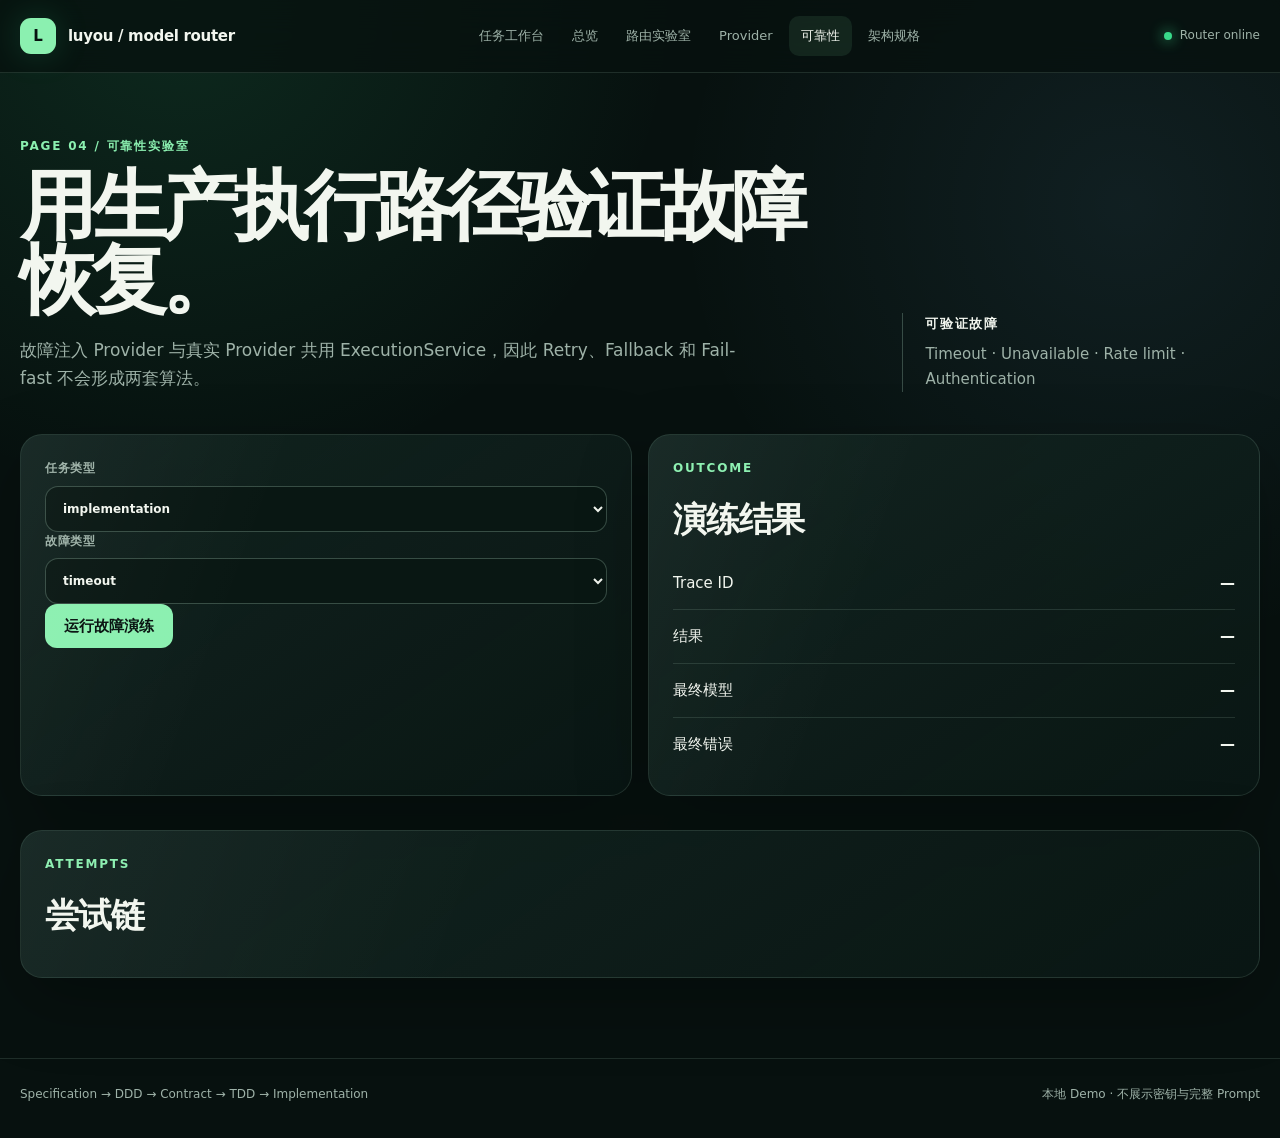
<file: dashboard/reliability.html>
<!doctype html><html lang="zh-CN"><head><meta charset="utf-8"><meta name="viewport" content="width=device-width,initial-scale=1"><title>可靠性实验室 · luyou</title><link rel="stylesheet" href="assets/styles.css"></head><body data-page="reliability"><header data-header></header><main class="shell"><section class="hero"><div><p class="eyebrow">Page 04 / 可靠性实验室</p><h1>用生产执行路径验证故障恢复。</h1><p class="lede">故障注入 Provider 与真实 Provider 共用 ExecutionService，因此 Retry、Fallback 和 Fail-fast 不会形成两套算法。</p></div><aside class="hero-note"><strong>可验证故障</strong>Timeout · Unavailable · Rate limit · Authentication</aside></section><section class="section grid grid-2"><article class="card"><label class="field"><span>任务类型</span><select id="failure-task"><option value="implementation">implementation</option><option value="architecture">architecture</option><option value="boilerplate">boilerplate</option></select></label><label class="field"><span>故障类型</span><select id="failure-mode"><option value="timeout">timeout</option><option value="provider_unavailable">provider unavailable</option><option value="rate_limit">rate limit</option><option value="authentication">authentication</option></select></label><button class="button" id="reliability-run">运行故障演练</button></article><article class="card"><p class="eyebrow">Outcome</p><h2>演练结果</h2><div class="row"><span>Trace ID</span><strong id="reliability-trace">—</strong></div><div class="row"><span>结果</span><strong id="reliability-outcome">—</strong></div><div class="row"><span>最终模型</span><strong id="reliability-model">—</strong></div><div class="row"><span>最终错误</span><strong id="reliability-error">—</strong></div></article></section><section class="section"><article class="card"><p class="eyebrow">Attempts</p><h2>尝试链</h2><div id="reliability-timeline" class="timeline"></div></article></section></main><footer data-footer></footer><div class="toast"></div><script src="assets/app.js"></script></body></html>
</file>
<file: dashboard/assets/styles.css>
:root {
  color-scheme: dark;
  --bg: #07110f;
  --surface: rgba(15, 30, 27, 0.86);
  --surface-strong: #132521;
  --surface-soft: #0d1c19;
  --line: rgba(174, 214, 193, 0.15);
  --line-strong: rgba(174, 214, 193, 0.28);
  --text: #f2f6ef;
  --muted: #9eb2a8;
  --green: #8bf0b0;
  --green-strong: #39d98a;
  --amber: #ffc86b;
  --red: #ff7b7b;
  --blue: #7fc8ff;
  --shadow: 0 24px 70px rgba(0, 0, 0, 0.28);
  --radius: 22px;
}

* { box-sizing: border-box; }

html { scroll-behavior: smooth; }

body {
  margin: 0;
  min-height: 100vh;
  color: var(--text);
  background:
    radial-gradient(circle at 14% 0%, rgba(57, 217, 138, 0.12), transparent 31rem),
    radial-gradient(circle at 88% 18%, rgba(127, 200, 255, 0.08), transparent 28rem),
    var(--bg);
  font: 15px/1.65 Inter, ui-sans-serif, system-ui, -apple-system, BlinkMacSystemFont, "Segoe UI", sans-serif;
}

body::before {
  position: fixed;
  inset: 0;
  z-index: -1;
  content: "";
  opacity: 0.25;
  background-image: linear-gradient(rgba(255,255,255,.025) 1px, transparent 1px), linear-gradient(90deg, rgba(255,255,255,.025) 1px, transparent 1px);
  background-size: 44px 44px;
  mask-image: linear-gradient(to bottom, black, transparent 78%);
}

a { color: inherit; text-decoration: none; }
button, input, textarea, select { font: inherit; }
button { cursor: pointer; }

.shell { width: min(1240px, calc(100% - 36px)); margin: 0 auto; }

.topbar {
  position: sticky;
  top: 0;
  z-index: 20;
  border-bottom: 1px solid var(--line);
  background: rgba(7, 17, 15, 0.78);
  backdrop-filter: blur(18px);
}

.nav { min-height: 72px; display: flex; align-items: center; justify-content: space-between; gap: 24px; }
.brand { display: flex; align-items: center; gap: 12px; font-weight: 800; letter-spacing: -0.02em; }
.brand-mark { display: grid; width: 36px; height: 36px; place-items: center; border: 1px solid rgba(139,240,176,.35); border-radius: 11px; color: #07110f; background: var(--green); box-shadow: 0 0 34px rgba(57,217,138,.2); }
.nav-links { display: flex; align-items: center; gap: 4px; }
.nav-links a { padding: 9px 12px; border-radius: 10px; color: var(--muted); font-size: 13px; transition: .18s ease; }
.nav-links a:hover, .nav-links a.active { color: var(--text); background: rgba(139,240,176,.09); }
.nav-state { display: flex; align-items: center; gap: 8px; color: var(--muted); font-size: 12px; }
.nav-state::before { width: 8px; height: 8px; content: ""; border-radius: 50%; background: var(--green-strong); box-shadow: 0 0 14px var(--green-strong); }

main { padding: 64px 0 80px; }
.hero { display: grid; grid-template-columns: minmax(0, 1.4fr) minmax(280px, .6fr); align-items: end; gap: 48px; margin-bottom: 42px; }
.eyebrow { margin: 0 0 12px; color: var(--green); font-size: 12px; font-weight: 800; letter-spacing: .15em; text-transform: uppercase; }
h1, h2, h3, p { margin-top: 0; }
h1 { max-width: 800px; margin-bottom: 18px; font-size: clamp(42px, 6vw, 76px); line-height: .98; letter-spacing: -.065em; }
h2 { margin-bottom: 10px; font-size: clamp(24px, 3vw, 34px); letter-spacing: -.035em; }
h3 { margin-bottom: 8px; font-size: 17px; letter-spacing: -.015em; }
.lede { max-width: 720px; margin-bottom: 0; color: var(--muted); font-size: 17px; }
.hero-note { padding-left: 22px; border-left: 1px solid var(--line-strong); color: var(--muted); }
.hero-note strong { display: block; margin-bottom: 8px; color: var(--text); font-size: 13px; text-transform: uppercase; letter-spacing: .12em; }

.section { margin-top: 34px; }
.section-head { display: flex; align-items: end; justify-content: space-between; gap: 24px; margin-bottom: 16px; }
.section-head p { max-width: 580px; margin-bottom: 0; color: var(--muted); }
.grid { display: grid; gap: 16px; }
.grid-2 { grid-template-columns: repeat(2, minmax(0, 1fr)); }
.grid-3 { grid-template-columns: repeat(3, minmax(0, 1fr)); }
.grid-4 { grid-template-columns: repeat(4, minmax(0, 1fr)); }

.card {
  position: relative;
  overflow: hidden;
  padding: 24px;
  border: 1px solid var(--line);
  border-radius: var(--radius);
  background: linear-gradient(145deg, rgba(19,37,33,.92), rgba(10,24,21,.78));
  box-shadow: var(--shadow);
}
.card::after { position: absolute; inset: 0; pointer-events: none; content: ""; background: linear-gradient(110deg, rgba(255,255,255,.035), transparent 38%); }
.card p:last-child { margin-bottom: 0; }
.card-muted { color: var(--muted); }
.accent-card { border-color: rgba(139,240,176,.28); }
.metric { min-height: 150px; }
.metric-value { display: block; margin: 14px 0 3px; font-size: 36px; font-weight: 800; letter-spacing: -.05em; }
.metric-label { color: var(--muted); font-size: 12px; text-transform: uppercase; letter-spacing: .1em; }

.pill, .badge { display: inline-flex; align-items: center; gap: 7px; border: 1px solid var(--line); border-radius: 999px; color: var(--muted); background: rgba(255,255,255,.025); }
.pill { padding: 6px 10px; font-size: 12px; }
.badge { padding: 4px 8px; font-size: 11px; font-weight: 700; text-transform: uppercase; letter-spacing: .06em; }
.badge.green { color: var(--green); border-color: rgba(139,240,176,.25); }
.badge.amber { color: var(--amber); border-color: rgba(255,200,107,.25); }
.badge.red { color: var(--red); border-color: rgba(255,123,123,.25); }
.badge.blue { color: var(--blue); border-color: rgba(127,200,255,.25); }
.dot { width: 7px; height: 7px; border-radius: 50%; background: currentColor; }

.flow { display: grid; grid-template-columns: repeat(6, 1fr); gap: 10px; }
.flow-step { position: relative; padding: 18px 14px; border: 1px solid var(--line); border-radius: 16px; color: var(--muted); background: rgba(255,255,255,.018); font-size: 12px; text-align: center; }
.flow-step strong { display: block; margin-bottom: 5px; color: var(--text); font-size: 13px; }
.flow-step:not(:last-child)::after { position: absolute; top: 50%; right: -8px; z-index: 2; width: 14px; color: var(--green); content: "→"; transform: translateY(-50%); }

.page-link { min-height: 220px; display: flex; flex-direction: column; justify-content: space-between; transition: transform .2s ease, border-color .2s ease; }
.page-link:hover { transform: translateY(-4px); border-color: rgba(139,240,176,.32); }
.page-index { color: var(--green); font: 700 12px/1 ui-monospace, SFMono-Regular, Consolas, monospace; }
.arrow { color: var(--green); font-size: 24px; }

.form-grid { display: grid; grid-template-columns: repeat(2, minmax(0, 1fr)); gap: 16px; }
.field { display: grid; gap: 7px; }
.field.wide { grid-column: 1 / -1; }
label { color: var(--muted); font-size: 12px; font-weight: 700; letter-spacing: .05em; text-transform: uppercase; }
input, textarea, select { width: 100%; border: 1px solid var(--line-strong); border-radius: 13px; outline: none; color: var(--text); background: #091713; transition: border-color .18s ease, box-shadow .18s ease; }
input, select { height: 46px; padding: 0 13px; }
textarea { min-height: 130px; padding: 13px; resize: vertical; }
input:focus, textarea:focus, select:focus { border-color: rgba(139,240,176,.62); box-shadow: 0 0 0 3px rgba(57,217,138,.09); }
.actions { display: flex; flex-wrap: wrap; align-items: center; gap: 10px; margin-top: 18px; }
.button { min-height: 44px; padding: 0 18px; border: 1px solid transparent; border-radius: 12px; color: #07110f; background: var(--green); font-weight: 800; }
.button:hover { background: #a4f6c1; }
.button:disabled { cursor: wait; opacity: .55; }
.button.secondary { color: var(--text); border-color: var(--line-strong); background: transparent; }
.button.secondary:hover { border-color: rgba(139,240,176,.45); }

.stack { display: grid; gap: 11px; }
.row { display: flex; align-items: center; justify-content: space-between; gap: 16px; padding: 14px 0; border-bottom: 1px solid var(--line); }
.row:last-child { border-bottom: 0; }
.row p { margin-bottom: 0; color: var(--muted); }
.code { padding: 14px 16px; overflow-x: auto; border: 1px solid var(--line); border-radius: 13px; color: #c7f9d8; background: #06100d; font: 12px/1.7 ui-monospace, SFMono-Regular, Consolas, monospace; white-space: pre-wrap; }
.empty { padding: 28px; border: 1px dashed var(--line-strong); border-radius: 16px; color: var(--muted); text-align: center; }

.timeline { position: relative; display: grid; gap: 0; }
.timeline-item { position: relative; display: grid; grid-template-columns: 28px 1fr; gap: 12px; padding-bottom: 22px; }
.timeline-item:not(:last-child)::before { position: absolute; top: 17px; bottom: 0; left: 6px; width: 1px; content: ""; background: var(--line-strong); }
.timeline-dot { z-index: 1; width: 13px; height: 13px; margin-top: 5px; border: 3px solid #132521; border-radius: 50%; background: var(--green); box-shadow: 0 0 0 1px rgba(139,240,176,.35); }
.timeline-item.failed .timeline-dot { background: var(--red); }
.timeline-item.running .timeline-dot { background: var(--amber); }
.timeline-content strong { display: block; }
.timeline-content span { color: var(--muted); font-size: 13px; }

.provider-head { display: flex; align-items: center; justify-content: space-between; gap: 16px; margin-bottom: 18px; }
.model-table { width: 100%; border-collapse: collapse; }
.model-table th, .model-table td { padding: 12px 10px; border-bottom: 1px solid var(--line); text-align: left; }
.model-table th { color: var(--muted); font-size: 11px; text-transform: uppercase; letter-spacing: .08em; }
.model-table td { font-size: 13px; }
.model-table tr:last-child td { border-bottom: 0; }
.cost { font-family: ui-monospace, SFMono-Regular, Consolas, monospace; color: var(--muted); }

.check-list { display: grid; gap: 10px; padding: 0; margin: 16px 0 0; list-style: none; }
.check-list li { display: grid; grid-template-columns: 22px 1fr; gap: 9px; color: var(--muted); }
.check-list li::before { display: grid; width: 20px; height: 20px; place-items: center; content: "✓"; border-radius: 6px; color: #07110f; background: var(--green); font-size: 11px; font-weight: 900; }

.domain-card { min-height: 210px; }
.domain-card .domain-name { margin-bottom: 30px; color: var(--green); font: 800 12px/1 ui-monospace, SFMono-Regular, Consolas, monospace; letter-spacing: .12em; text-transform: uppercase; }
.domain-card dl { margin: 0; }
.domain-card dt { margin-top: 12px; color: var(--text); font-size: 12px; font-weight: 800; }
.domain-card dd { margin: 2px 0 0; color: var(--muted); }

.footer { padding: 26px 0 34px; border-top: 1px solid var(--line); color: var(--muted); font-size: 12px; }
.footer-row { display: flex; justify-content: space-between; gap: 20px; }
.toast { position: fixed; right: 22px; bottom: 22px; z-index: 40; max-width: 360px; padding: 14px 16px; border: 1px solid var(--line-strong); border-radius: 13px; color: var(--text); background: #142520; box-shadow: var(--shadow); transform: translateY(20px); opacity: 0; pointer-events: none; transition: .2s ease; }
.toast.show { transform: translateY(0); opacity: 1; }

@media (max-width: 980px) {
  .nav-state { display: none; }
  .hero { grid-template-columns: 1fr; gap: 22px; }
  .grid-4 { grid-template-columns: repeat(2, minmax(0, 1fr)); }
  .grid-3 { grid-template-columns: repeat(2, minmax(0, 1fr)); }
  .flow { grid-template-columns: repeat(3, 1fr); }
}

@media (max-width: 720px) {
  .shell { width: min(100% - 24px, 1240px); }
  .nav { min-height: 64px; }
  .nav-links { position: fixed; right: 12px; bottom: 12px; left: 12px; z-index: 30; justify-content: space-around; padding: 7px; border: 1px solid var(--line-strong); border-radius: 16px; background: rgba(8,20,17,.94); box-shadow: var(--shadow); backdrop-filter: blur(16px); }
  .nav-links a { padding: 9px 7px; font-size: 10px; }
  main { padding-top: 42px; padding-bottom: 110px; }
  h1 { font-size: 44px; }
  .grid-2, .grid-3, .grid-4, .form-grid { grid-template-columns: 1fr; }
  .field.wide { grid-column: auto; }
  .flow { grid-template-columns: 1fr; }
  .flow-step:not(:last-child)::after { top: auto; right: 50%; bottom: -15px; transform: rotate(90deg) translateY(-50%); }
  .section-head, .footer-row { align-items: flex-start; flex-direction: column; }
  .model-table { display: block; overflow-x: auto; }
}

body[data-page="tasks"] { color-scheme: light; color: #2f241f; background: #f5f5f5; }
body[data-page="tasks"]::before { display: none; }
body[data-page="tasks"] .topbar { color: #fff; border-color: rgba(255,255,255,.12); background: #241a17; }
body[data-page="tasks"] .brand-mark { color: #fff; border: 0; background: #ff6a00; box-shadow: none; }
body[data-page="tasks"] .nav-links a:hover,
body[data-page="tasks"] .nav-links a.active { color: #fff; background: #ff6a00; }
body[data-page="tasks"] .nav-state { color: #d9cbc5; }
.task-page { width: min(1500px, calc(100% - 28px)); margin: 0 auto; padding: 18px 0 52px; }
.task-market-header { display: grid; grid-template-columns: minmax(260px,.7fr) minmax(360px,1.5fr) auto; align-items: center; gap: 22px; padding: 18px 22px; border: 1px solid #eadfd9; border-radius: 14px 14px 0 0; background: #fff; }
.task-market-brand { display: flex; align-items: center; gap: 12px; }
.task-market-brand strong, .task-market-brand small { display: block; }
.task-market-brand strong { font-size: 18px; }
.task-market-brand small { color: #8b7770; font-size: 11px; }
.task-market-logo { display: grid; width: 44px; height: 44px; place-items: center; border-radius: 12px; color: #fff; background: linear-gradient(135deg,#ff8a00,#ff4d00); font-weight: 900; }
.task-global-search { display: flex; height: 44px; overflow: hidden; border: 2px solid #ff6a00; border-radius: 9px; background: #fff; }
.task-global-search input { min-width: 0; flex: 1; padding: 0 14px; border: 0; outline: 0; color: #382821; background: #fff; }
.task-global-search input::placeholder { color: #9a857c; }
.task-global-search button, .task-primary-button { border: 0; color: #fff; background: linear-gradient(90deg,#ff8a00,#ff4d00); font-weight: 800; }
.task-global-search button { width: 110px; }
.task-primary-button { min-height: 42px; padding: 0 18px; border-radius: 9px; }
.task-workbench { display: grid; grid-template-columns: 210px minmax(520px,1fr) 310px; gap: 12px; align-items: start; }
.task-category-rail, .task-market-main, .task-context-card { border: 1px solid #eadfd9; background: #fff; }
.task-category-rail { position: sticky; top: 90px; min-height: 620px; border-top: 0; border-radius: 0 0 12px 12px; }
.task-panel-title { display: flex; align-items: center; justify-content: space-between; gap: 12px; padding: 15px 16px; border-bottom: 1px solid #f0e7e2; font-weight: 800; }
.task-panel-title small { color: #a38f86; font-weight: 500; }
.task-category-list { display: grid; padding: 8px; }
.task-category-list button { display: flex; justify-content: space-between; padding: 11px 12px; border: 0; border-radius: 8px; color: #5a4942; background: transparent; text-align: left; }
.task-category-list button:hover, .task-category-list button.active { color: #ff5a00; background: #fff3eb; }
.task-category-list b { color: #a9958c; font-size: 11px; }
.task-rail-block { display: grid; gap: 4px; padding: 14px 16px; border-top: 1px solid #f0e7e2; }
.task-rail-label { margin-bottom: 5px; color: #a38f86; font-size: 11px; font-weight: 800; text-transform: uppercase; }
.task-rail-block a { padding: 7px 0; color: #69554d; font-size: 13px; }
.task-rail-block a:hover { color: #ff5a00; }
.task-market-main { min-height: 720px; margin-top: 12px; border-radius: 12px; }
.task-toolbar { display: flex; align-items: center; justify-content: space-between; gap: 18px; padding: 16px 18px; border-bottom: 1px solid #f0e7e2; }
.task-toolbar strong, .task-toolbar span { display: block; }
.task-toolbar span { color: #9a857c; font-size: 11px; }
.task-filter-row { display: flex; gap: 8px; }
.task-filter-row select, .task-filter-row button { height: 36px; padding: 0 11px; border: 1px solid #dfd2cc; border-radius: 7px; color: #5a4942; background: #fff; }
.task-filter-row button { min-width: 58px; white-space: nowrap; }
.task-list { display: grid; gap: 10px; padding: 12px; }
.task-item { display: grid; grid-template-columns: minmax(0,1fr) auto; gap: 18px; padding: 17px 18px; border: 1px solid #eee3de; border-radius: 10px; background: #fff; transition: .16s ease; }
.task-item:hover, .task-item.selected { border-color: #ffb385; box-shadow: 0 7px 22px rgba(122,62,28,.08); transform: translateY(-1px); }
.task-item h3 { margin: 9px 0 5px; color: #382821; font-size: 17px; }
.task-item p { display: -webkit-box; margin-bottom: 9px; overflow: hidden; color: #806c63; font-size: 13px; -webkit-box-orient: vertical; -webkit-line-clamp: 2; }
.task-card-badges, .task-card-tags, .task-inline-actions { display: flex; flex-wrap: wrap; gap: 6px; }
.task-chip { display: inline-flex; padding: 3px 8px; border: 1px solid #eadfd9; border-radius: 999px; color: #755f55; background: #faf7f5; font-size: 10px; }
.task-chip.status-ready, .task-chip.status-running { color: #d84d00; border-color: #ffd0b5; background: #fff3eb; }
.task-chip.status-completed { color: #16834b; border-color: #bde8ce; background: #effaf3; }
.task-chip.status-failed, .task-chip.priority-urgent { color: #c93636; border-color: #f0bcbc; background: #fff0f0; }
.task-chip.priority-high { color: #9a5b00; border-color: #efcf98; background: #fff8e8; }
.task-chip.task-completion-group { color: #9a5b00; border-color: #efcf98; background: #fff8e8; }
.task-chip.task-completion-group.completion-completed { color: #16834b; border-color: #bde8ce; background: #effaf3; }
.task-chip.task-completion-group.completion-terminated { color: #76675f; border-color: #d7ccc6; background: #f4f1ef; }
.task-card-tags span { color: #9a857c; font-size: 11px; }
.task-item-side { display: grid; min-width: 145px; align-content: space-between; justify-items: end; gap: 16px; color: #aa978e; }
.task-item-side time { font-size: 11px; }
.task-inline-actions button, .task-detail-actions button { padding: 6px 9px; border: 1px solid #dfd2cc; border-radius: 6px; color: #665149; background: #fff; font-size: 11px; }
.task-inline-actions button:hover, .task-detail-actions button:hover { color: #ff5a00; border-color: #ff9b62; }
.task-inline-actions button.danger, .task-detail-actions button.danger { color: #c93e3e; }
.task-inline-actions button:disabled, .task-detail-actions button:disabled { cursor: not-allowed; opacity: .38; }
.task-list-empty { display: grid; min-height: 300px; place-content: center; text-align: center; }
.task-list-empty p { color: #9a857c; }
.task-context-panel { position: sticky; top: 90px; display: grid; gap: 12px; margin-top: 12px; }
.task-context-card { overflow: hidden; border-radius: 12px; }
.task-stat-grid { display: grid; grid-template-columns: 1fr 1fr; }
.task-stat-grid div { padding: 14px 16px; border-right: 1px solid #f0e7e2; border-bottom: 1px solid #f0e7e2; }
.task-stat-grid div:nth-child(even) { border-right: 0; }
.task-stat-grid strong, .task-stat-grid span { display: block; }
.task-stat-grid strong { color: #ff5a00; font-size: 24px; }
.task-stat-grid span { color: #9a857c; font-size: 10px; }
.task-pipeline { display: grid; gap: 0; padding: 12px 16px 17px; margin: 0; list-style: none; }
.task-pipeline li { position: relative; display: grid; grid-template-columns: 28px 1fr; gap: 9px; min-height: 49px; }
.task-pipeline li:not(:last-child)::after { position: absolute; top: 25px; bottom: 0; left: 12px; width: 1px; content: ''; background: #e6d9d3; }
.task-pipeline b { z-index: 1; display: grid; width: 25px; height: 25px; place-items: center; border: 1px solid #dfd2cc; border-radius: 50%; color: #9a857c; background: #fff; font-size: 10px; }
.task-pipeline li.done b { color: #fff; border-color: #ff6a00; background: #ff6a00; }
.task-pipeline span, .task-pipeline small { display: block; }
.task-pipeline span { font-weight: 700; }
.task-pipeline small { color: #9a857c; font-weight: 400; }
.task-detail-card { min-height: 210px; }
.task-detail-empty { padding: 28px 18px; color: #a38f86; text-align: center; }
.task-detail-content { padding: 16px; }
.task-detail-content p { color: #806c63; font-size: 12px; }
.task-detail-list { display: grid; grid-template-columns: 62px 1fr; gap: 7px 8px; margin-bottom: 0; font-size: 11px; }
.task-detail-list dt { color: #a38f86; }
.task-detail-list dd { margin: 0; overflow-wrap: anywhere; color: #5a4942; }
.task-detail-actions { display: flex; justify-content: flex-end; gap: 8px; padding: 12px 16px; border-top: 1px solid #f0e7e2; }
.task-dialog { width: min(980px, calc(100% - 28px)); max-height: 90vh; padding: 0; overflow: auto; border: 0; border-radius: 15px; color: #382821; background: #fff; box-shadow: 0 28px 90px rgba(49,25,13,.28); }
.task-dialog::backdrop { background: rgba(39,24,18,.58); backdrop-filter: blur(3px); }
.task-dialog header, .task-dialog footer { display: flex; align-items: center; justify-content: space-between; gap: 18px; padding: 18px 22px; border-bottom: 1px solid #eee3de; }
.task-dialog header h2 { margin: 2px 0 0; font-size: 24px; }
.task-dialog header small { color: #ff5a00; font-weight: 800; text-transform: uppercase; }
.task-dialog header button { border: 0; color: #917d74; background: transparent; font-size: 28px; }
.task-form-grid { display: grid; grid-template-columns: repeat(2,minmax(0,1fr)); gap: 14px; padding: 20px 22px; }
.task-form-grid label { display: grid; gap: 6px; color: #6f5a51; font-size: 12px; font-weight: 700; }
.task-form-grid label.wide { grid-column: 1 / -1; }
.task-form-grid input, .task-form-grid textarea, .task-form-grid select { width: 100%; padding: 10px 11px; border: 1px solid #dfd2cc; border-radius: 8px; color: #382821; background: #fff; outline: none; }
.task-form-grid input:focus, .task-form-grid textarea:focus, .task-form-grid select:focus { border-color: #ff7a2b; box-shadow: 0 0 0 3px rgba(255,106,0,.1); }
.task-dialog footer { border-top: 1px solid #eee3de; border-bottom: 0; }
.task-dialog footer > div { display: flex; gap: 8px; }
.task-dialog footer button { min-height: 38px; padding: 0 16px; border: 1px solid #dfd2cc; border-radius: 8px; background: #fff; }
.task-dialog footer button.task-primary-button { color: #fff; border-color: transparent; background: linear-gradient(90deg,#ff8a00,#ff4d00); }
.task-dialog footer button.task-primary-button:disabled { color: #9a857c; border-color: #dfd2cc; background: #f3efed; }
#task-form-error { color: #c93636; font-size: 12px; }
.task-planning-fields[hidden], .task-form-grid[hidden], .task-dialog footer > div[hidden], .task-analysis-preview[hidden], .task-analysis-preview section[hidden], .task-plan-link[hidden] { display: none !important; }
.task-planning-fields { display: grid; grid-template-columns: minmax(300px,.85fr) minmax(420px,1.15fr); min-height: 560px; }
.task-planning-fields:has(.task-analysis-preview[hidden]) { grid-template-columns: 1fr; }
.task-planning-fields:has(.task-analysis-preview[hidden]) .task-goal-entry { border-right: 0; }
.task-goal-entry { display: flex; flex-direction: column; gap: 8px; padding: 22px; border-right: 1px solid #eee3de; background: #fffaf7; }
.task-goal-entry label { margin-top: 4px; color: #6f5a51; font-size: 12px; font-weight: 800; }
.task-goal-entry textarea { width: 100%; min-height: 112px; padding: 12px; resize: vertical; border: 1px solid #dfd2cc; border-radius: 8px; color: #382821; background: #fff; outline: none; }
.task-goal-entry #task-goal { min-height: 220px; }
.task-goal-entry textarea:focus { border-color: #ff7a2b; box-shadow: 0 0 0 3px rgba(255,106,0,.1); }
.task-planning-command { display: flex; align-items: center; justify-content: space-between; gap: 14px; margin-top: auto; padding-top: 12px; }
.task-planning-command span { color: #8b7770; font-size: 11px; }
.task-planning-command button { flex: 0 0 auto; }
.task-analysis-preview { display: grid; grid-template-columns: repeat(2,minmax(0,1fr)); gap: 0; align-content: start; max-height: 68vh; overflow: auto; background: #fff; }
.task-analysis-preview > section { min-width: 0; padding: 16px 18px; border-right: 1px solid #f0e7e2; border-bottom: 1px solid #f0e7e2; }
.task-analysis-preview > section:nth-of-type(even) { border-right: 0; }
.task-analysis-preview h3 { margin: 0 0 10px; font-size: 14px; }
.task-analysis-summary { grid-column: 1 / -1; padding: 20px; border-bottom: 1px solid #eee3de; background: #fff8f3; }
.task-analysis-heading h3 { margin: 0; font-size: 20px; }
.task-analysis-heading p, .task-analysis-reasoning, .task-priority-reason { margin: 5px 0 10px; color: #806c63; font-size: 12px; }
.task-priority-reason { font-weight: 700; }
.task-analysis-chips { display: flex; flex-wrap: wrap; gap: 6px; }
.task-analysis-chips span { padding: 4px 8px; border: 1px solid #ffd0b5; border-radius: 6px; color: #c54a05; background: #fff3eb; font-size: 11px; }
.task-analysis-list { display: grid; gap: 8px; }
.task-analysis-item { display: grid; gap: 3px; padding: 10px; border: 1px solid #eee3de; border-radius: 7px; background: #fff; }
.task-analysis-item strong { overflow-wrap: anywhere; font-size: 12px; }
.task-analysis-item span, .task-analysis-item small { overflow-wrap: anywhere; color: #a06b4e; font-size: 10px; }
.task-analysis-item p { margin: 2px 0 0; overflow-wrap: anywhere; color: #806c63; font-size: 11px; }
.task-analysis-empty { padding: 14px; color: #9a857c; border: 1px dashed #dfd2cc; border-radius: 7px; text-align: center; }
.task-plan-link, .task-detail-plan-link { display: inline-flex; align-items: center; justify-content: center; min-height: 38px; padding: 0 14px; border: 1px solid #ff9b62; border-radius: 7px; color: #d84d00; background: #fff3eb; font-size: 12px; font-weight: 800; }
.task-plan-link { grid-column: 1 / -1; margin: 16px 18px; }
.task-detail-plan-link { width: 100%; margin-top: 14px; }

@media (max-width: 1180px) {
  .task-workbench { grid-template-columns: 190px minmax(480px,1fr); }
  .task-context-panel { position: static; grid-column: 1 / -1; grid-template-columns: repeat(3,1fr); margin-top: 0; }
}

@media (max-width: 820px) {
  .task-market-header { grid-template-columns: 1fr auto; }
  .task-global-search { grid-column: 1 / -1; grid-row: 2; }
  .task-workbench { grid-template-columns: 1fr; }
  .task-category-rail { position: static; min-height: auto; border-top: 1px solid #eadfd9; border-radius: 12px; }
  .task-category-list { grid-template-columns: repeat(4,1fr); }
  .task-rail-block { display: none; }
  .task-market-main { margin-top: 0; }
  .task-context-panel { grid-column: auto; grid-template-columns: 1fr; }
  .task-planning-fields { grid-template-columns: 1fr; }
  .task-goal-entry { border-right: 0; border-bottom: 1px solid #eee3de; }
  .task-analysis-preview { max-height: none; }
}

@media (max-width: 560px) {
  .task-page { width: min(100% - 16px,1500px); padding-bottom: 110px; }
  .task-market-header { padding: 14px; }
  .task-market-brand small { display: none; }
  .task-primary-button { padding: 0 12px; font-size: 12px; }
  .task-category-list { grid-template-columns: repeat(2,1fr); }
  .task-toolbar, .task-item { align-items: stretch; grid-template-columns: 1fr; }
  .task-toolbar { flex-direction: column; }
  .task-item-side { min-width: 0; justify-items: start; }
  .task-form-grid { grid-template-columns: 1fr; }
  .task-form-grid label.wide { grid-column: auto; }
  .task-dialog footer { align-items: stretch; flex-direction: column; }
  .task-planning-command { align-items: stretch; flex-direction: column; }
  .task-analysis-preview { grid-template-columns: 1fr; }
  .task-analysis-preview > section { border-right: 0; }
}
</file>
